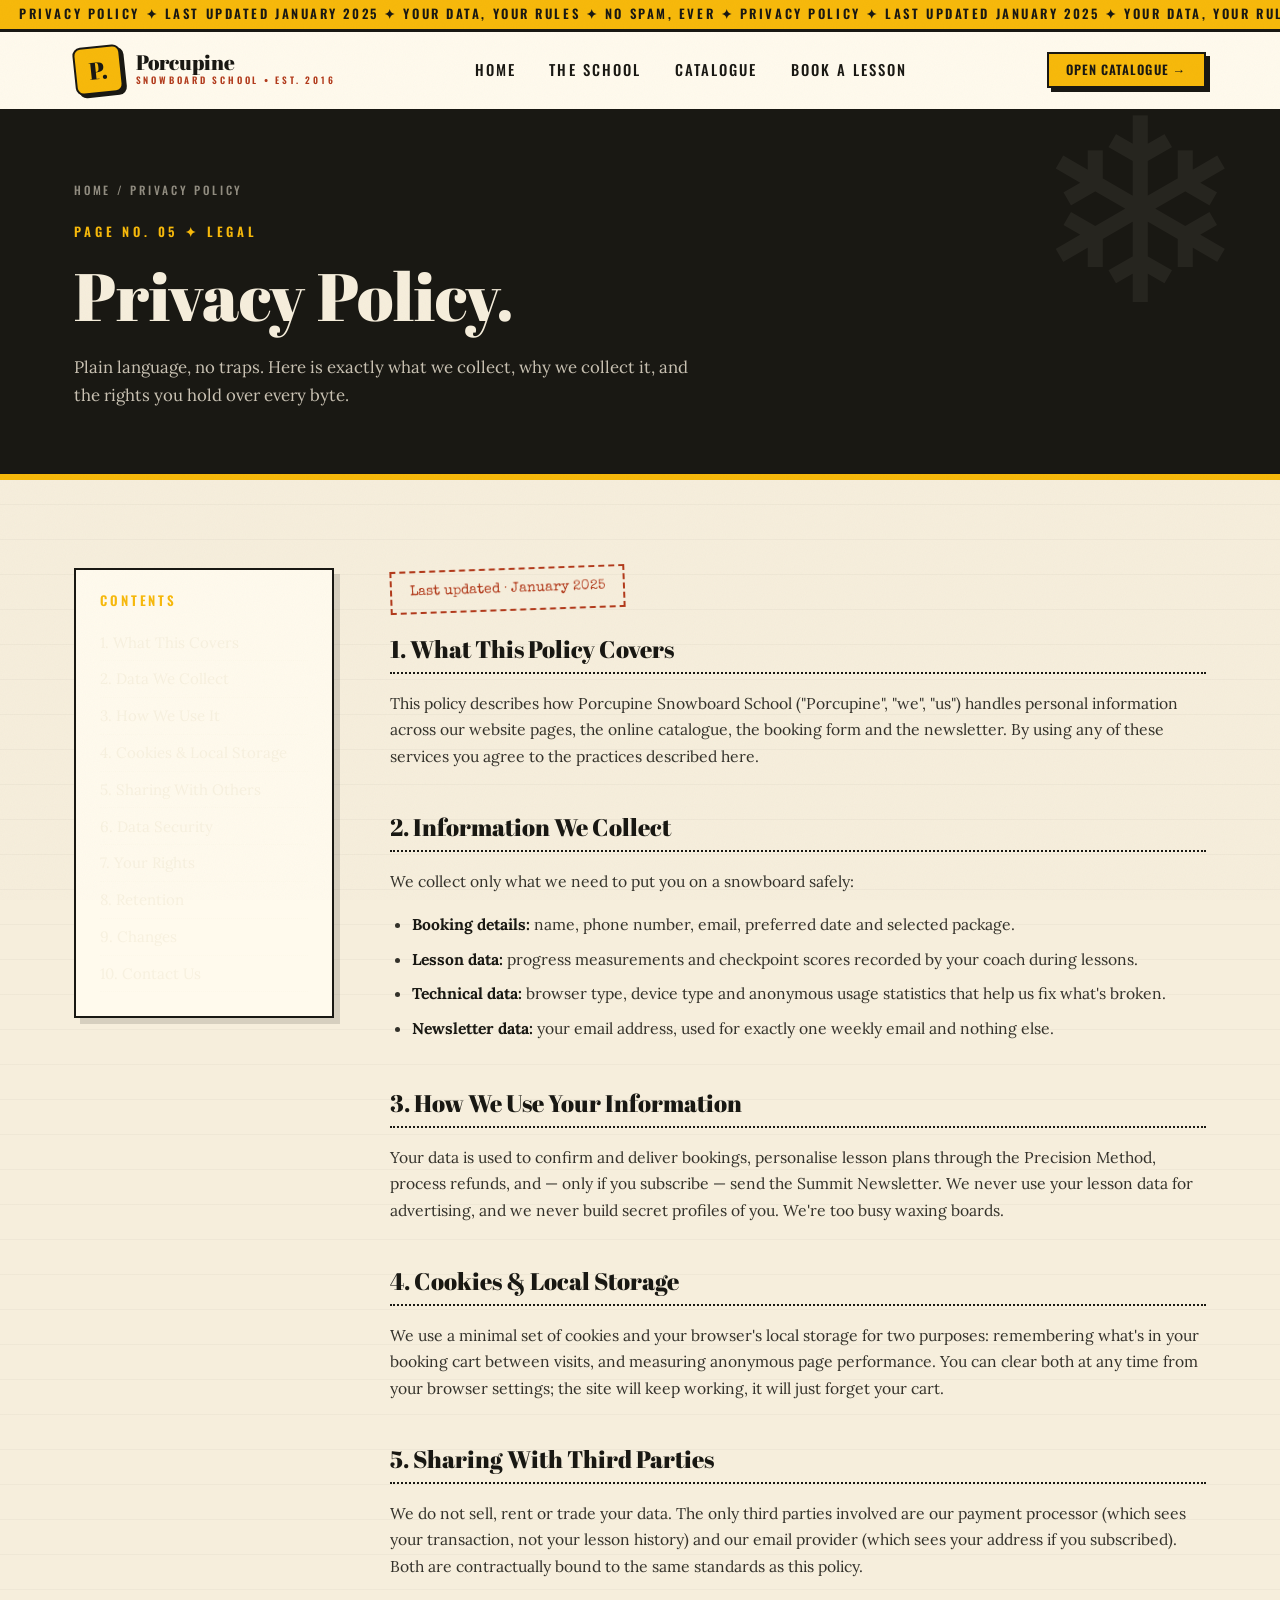
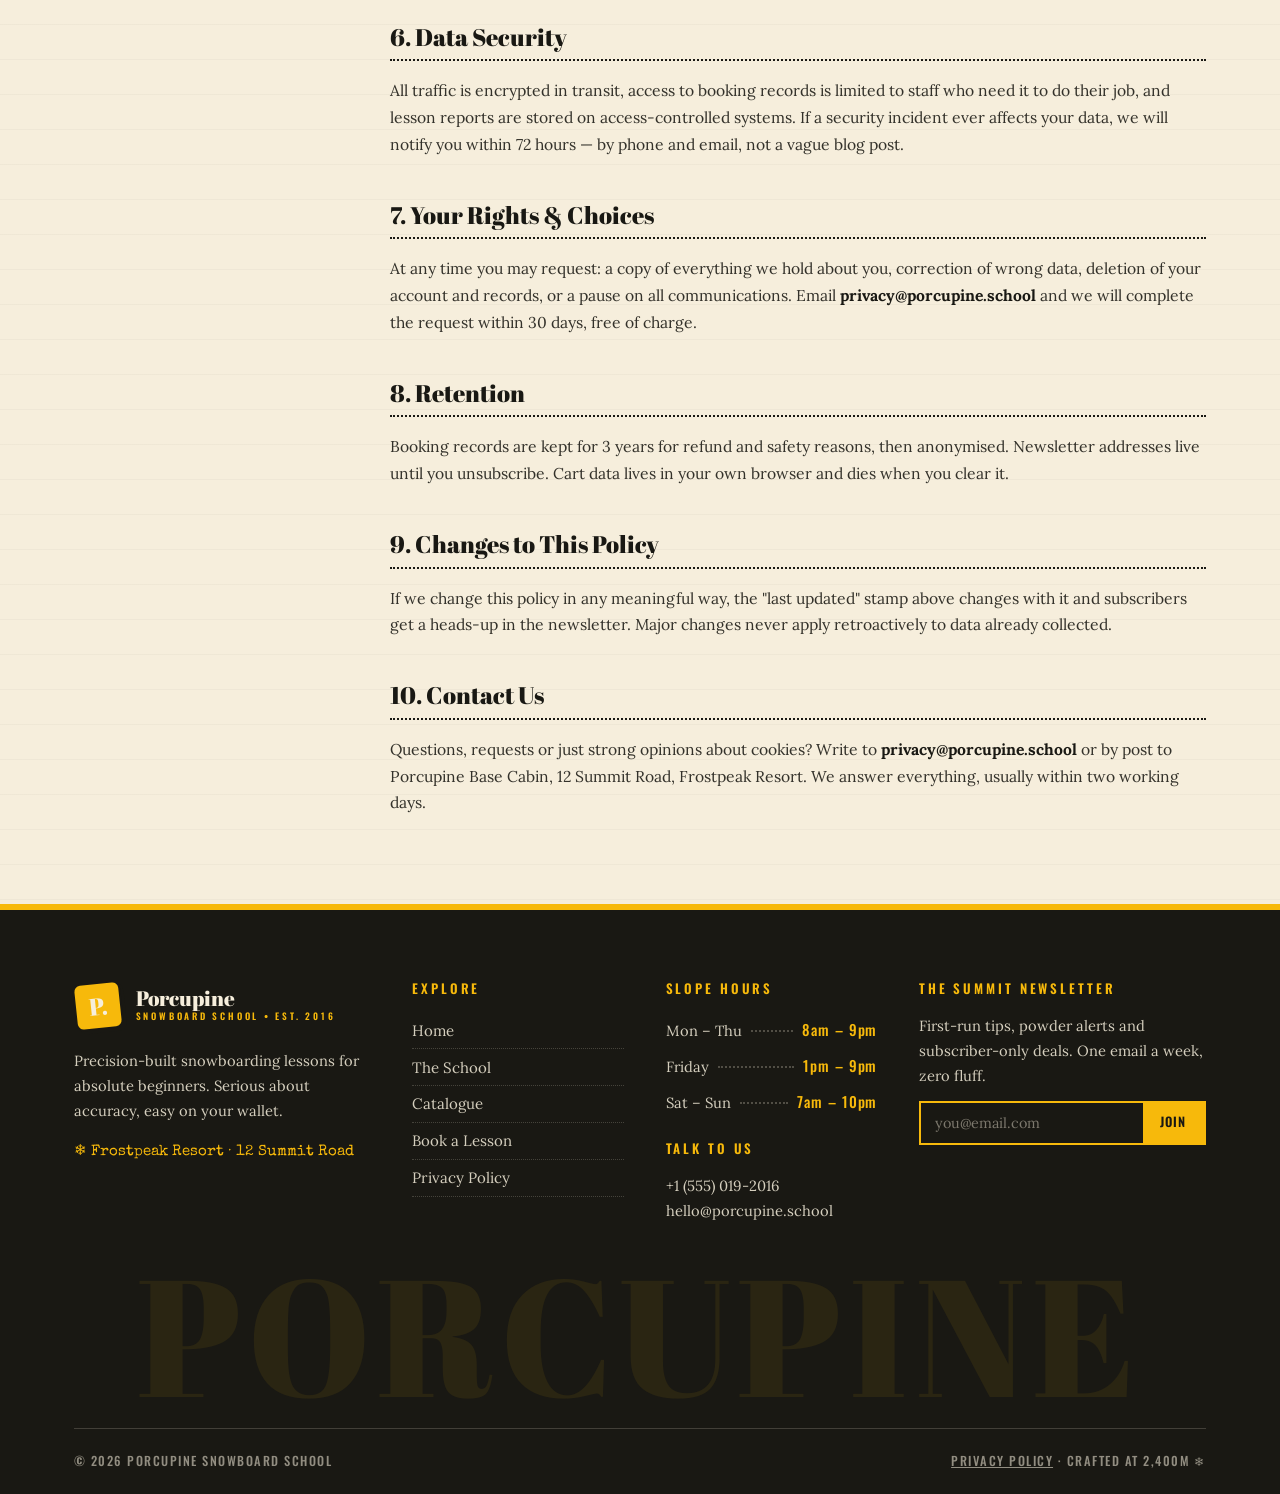
<file: privacy.html>
<!DOCTYPE html>
<html lang="en" dir="ltr">
<head>
<meta charset="UTF-8">
<meta name="viewport" content="width=device-width, initial-scale=1.0">
<title>Privacy Policy | Porcupine Snowboard School</title>
<meta name="description" content="How Porcupine Snowboard School collects, uses and protects your personal data.">
<link rel="preconnect" href="https://fonts.googleapis.com">
<link rel="preconnect" href="https://fonts.gstatic.com" crossorigin>
<link href="https://fonts.googleapis.com/css2?family=Abril+Fatface&family=Oswald:wght@400;500;600;700&family=Lora:ital,wght@0,400;0,600;1,400&family=Special+Elite&display=swap" rel="stylesheet">
<link rel="stylesheet" href="css/styles.css">
</head>
<body class="page-privacy">
<div class="grain" aria-hidden="true"></div>

<div class="ticker" aria-hidden="true">
<div class="ticker-track">
<span>Privacy Policy ✦ Last updated January 2025 ✦ Your data, your rules ✦ No spam, ever ✦ Privacy Policy ✦ Last updated January 2025 ✦ Your data, your rules ✦ No spam, ever ✦</span>
<span>Privacy Policy ✦ Last updated January 2025 ✦ Your data, your rules ✦ No spam, ever ✦ Privacy Policy ✦ Last updated January 2025 ✦ Your data, your rules ✦ No spam, ever ✦</span>
</div>
</div>

<header class="site-head" id="siteHead">
<div class="head-inner container">
<a class="brand" href="index.html">
<span class="brand-stamp">P.</span>
<span class="brand-txt">Porcupine<small>Snowboard School • Est. 2016</small></span>
</a>
<nav class="nav" id="nav">
<a href="index.html">Home</a>
<a href="about.html">The School</a>
<a href="shop.html">Catalogue</a>
<a href="contact.html">Book a Lesson</a>
</nav>
<div class="head-actions">
<a href="shop.html" class="btn btn-sm">Open Catalogue →</a>
<button class="nav-burger" id="navBurger" aria-label="Menu" aria-expanded="false"><span></span><span></span><span></span></button>
</div>
</div>
</header>

<main>

<section class="page-hero">
<div class="container">
<p class="crumb">Home / Privacy Policy</p>
<span class="sec-kicker sec-kicker-gold">Page No. 05 ✦ Legal</span>
<h1>Privacy Policy.</h1>
<p class="page-sub">Plain language, no traps. Here is exactly what we collect, why we collect it, and the rights you hold over every byte.</p>
</div>
</section>

<section class="section">
<div class="container legal-grid">

<aside class="toc">
<h4 class="foot-h foot-h-dark">Contents</h4>
<nav class="foot-links toc-links">
<a href="#s1">1. What This Covers</a>
<a href="#s2">2. Data We Collect</a>
<a href="#s3">3. How We Use It</a>
<a href="#s4">4. Cookies &amp; Local Storage</a>
<a href="#s5">5. Sharing With Others</a>
<a href="#s6">6. Data Security</a>
<a href="#s7">7. Your Rights</a>
<a href="#s8">8. Retention</a>
<a href="#s9">9. Changes</a>
<a href="#s10">10. Contact Us</a>
</nav>
</aside>

<article class="legal-body">
<span class="updated-stamp">Last updated · January 2025</span>

<h2 id="s1">1. What This Policy Covers</h2>
<p>This policy describes how Porcupine Snowboard School ("Porcupine", "we", "us") handles personal information across our website pages, the online catalogue, the booking form and the newsletter. By using any of these services you agree to the practices described here.</p>

<h2 id="s2">2. Information We Collect</h2>
<p>We collect only what we need to put you on a snowboard safely:</p>
<ul>
<li><strong>Booking details:</strong> name, phone number, email, preferred date and selected package.</li>
<li><strong>Lesson data:</strong> progress measurements and checkpoint scores recorded by your coach during lessons.</li>
<li><strong>Technical data:</strong> browser type, device type and anonymous usage statistics that help us fix what's broken.</li>
<li><strong>Newsletter data:</strong> your email address, used for exactly one weekly email and nothing else.</li>
</ul>

<h2 id="s3">3. How We Use Your Information</h2>
<p>Your data is used to confirm and deliver bookings, personalise lesson plans through the Precision Method, process refunds, and — only if you subscribe — send the Summit Newsletter. We never use your lesson data for advertising, and we never build secret profiles of you. We're too busy waxing boards.</p>

<h2 id="s4">4. Cookies &amp; Local Storage</h2>
<p>We use a minimal set of cookies and your browser's local storage for two purposes: remembering what's in your booking cart between visits, and measuring anonymous page performance. You can clear both at any time from your browser settings; the site will keep working, it will just forget your cart.</p>

<h2 id="s5">5. Sharing With Third Parties</h2>
<p>We do not sell, rent or trade your data. The only third parties involved are our payment processor (which sees your transaction, not your lesson history) and our email provider (which sees your address if you subscribed). Both are contractually bound to the same standards as this policy.</p>

<h2 id="s6">6. Data Security</h2>
<p>All traffic is encrypted in transit, access to booking records is limited to staff who need it to do their job, and lesson reports are stored on access-controlled systems. If a security incident ever affects your data, we will notify you within 72 hours — by phone and email, not a vague blog post.</p>

<h2 id="s7">7. Your Rights &amp; Choices</h2>
<p>At any time you may request: a copy of everything we hold about you, correction of wrong data, deletion of your account and records, or a pause on all communications. Email <strong>privacy@porcupine.school</strong> and we will complete the request within 30 days, free of charge.</p>

<h2 id="s8">8. Retention</h2>
<p>Booking records are kept for 3 years for refund and safety reasons, then anonymised. Newsletter addresses live until you unsubscribe. Cart data lives in your own browser and dies when you clear it.</p>

<h2 id="s9">9. Changes to This Policy</h2>
<p>If we change this policy in any meaningful way, the "last updated" stamp above changes with it and subscribers get a heads-up in the newsletter. Major changes never apply retroactively to data already collected.</p>

<h2 id="s10">10. Contact Us</h2>
<p>Questions, requests or just strong opinions about cookies? Write to <strong>privacy@porcupine.school</strong> or by post to Porcupine Base Cabin, 12 Summit Road, Frostpeak Resort. We answer everything, usually within two working days.</p>
</article>

</div>
</section>

</main>

<footer class="site-foot">
<div class="container">
<div class="foot-grid">
<div class="foot-brand">
<a class="brand brand-light" href="index.html">
<span class="brand-stamp">P.</span>
<span class="brand-txt">Porcupine<small>Snowboard School • Est. 2016</small></span>
</a>
<p>Precision-built snowboarding lessons for absolute beginners. Serious about accuracy, easy on your wallet.</p>
<p class="foot-tag">❄ Frostpeak Resort · 12 Summit Road</p>
</div>
<div>
<h4 class="foot-h">Explore</h4>
<nav class="foot-links">
<a href="index.html">Home</a>
<a href="about.html">The School</a>
<a href="shop.html">Catalogue</a>
<a href="contact.html">Book a Lesson</a>
<a href="privacy.html">Privacy Policy</a>
</nav>
</div>
<div>
<h4 class="foot-h">Slope Hours</h4>
<ul class="hours">
<li><span>Mon – Thu</span><i></i><strong>8am – 9pm</strong></li>
<li><span>Friday</span><i></i><strong>1pm – 9pm</strong></li>
<li><span>Sat – Sun</span><i></i><strong>7am – 10pm</strong></li>
</ul>
<h4 class="foot-h">Talk to Us</h4>
<p>+1 (555) 019-2016<br>hello@porcupine.school</p>
</div>
<div>
<h4 class="foot-h">The Summit Newsletter</h4>
<p>First-run tips, powder alerts and subscriber-only deals. One email a week, zero fluff.</p>
<form class="nl-form">
<input type="email" placeholder="you@email.com" required aria-label="Email address">
<button class="btn btn-sm" type="submit">Join</button>
</form>
</div>
</div>
<div class="foot-word" aria-hidden="true">PORCUPINE</div>
<div class="foot-bottom">
<span>© <span id="year">2025</span> Porcupine Snowboard School</span>
<span><a href="privacy.html">Privacy Policy</a> · Crafted at 2,400m ❄</span>
</div>
</div>
</footer>

<button class="top-btn" id="backTop" aria-label="Back to top">↑</button>
<script src="js/script.js"></script>
</body>
</html>
</file>
<file: css/styles.css>
@charset "UTF-8";

:root{
--yellow:#F7B90B;
--yellow-deep:#DDA000;
--ink:#191813;
--ink-2:#33312A;
--paper:#F6EEDC;
--cream:#FFFAED;
--pine:#1E3A2B;
--rust:#B23A1B;
--ff-display:'Abril Fatface',serif;
--ff-label:'Oswald',sans-serif;
--ff-body:'Lora',serif;
--ff-type:'Special Elite',monospace;
--shadow:8px 8px 0 rgba(25,24,19,.16);
}

*{box-sizing:border-box;margin:0;padding:0}
html{scroll-behavior:smooth}
body{
font-family:var(--ff-body);
background-color:var(--paper);
background-image:repeating-linear-gradient(0deg,transparent 0 34px,rgba(25,24,19,.03) 34px 35px);
color:var(--ink);
font-size:17px;
line-height:1.7;
overflow-x:hidden;
}
img{max-width:100%}
h1,h2,h3,h4{line-height:1.2}
.container{max-width:1180px;margin-inline:auto;padding-inline:24px}
.grain{
position:fixed;inset:0;z-index:300;pointer-events:none;opacity:.06;mix-blend-mode:multiply;
background-image:url("data:image/svg+xml,%3Csvg xmlns='http://www.w3.org/2000/svg' width='160' height='160'%3E%3Cfilter id='n'%3E%3CfeTurbulence type='fractalNoise' baseFrequency='.9' numOctaves='2'/%3E%3C/filter%3E%3Crect width='100%25' height='100%25' filter='url(%23n)' opacity='.6'/%3E%3C/svg%3E");
}

.btn{
display:inline-flex;align-items:center;justify-content:center;gap:.55rem;
background:var(--yellow);color:var(--ink);border:2px solid var(--ink);
padding:.9rem 1.7rem;font:600 .95rem/1 var(--ff-label);letter-spacing:.08em;text-transform:uppercase;
text-decoration:none;cursor:pointer;box-shadow:5px 5px 0 var(--ink);
transition:transform .18s ease,box-shadow .18s ease;
}
.btn:hover{transform:translate(-3px,-3px);box-shadow:8px 8px 0 var(--ink)}
.btn:active{transform:translate(0,0);box-shadow:3px 3px 0 var(--ink)}
.btn-ink{background:var(--ink);color:var(--yellow)}
.btn-ghost{background:transparent}
.btn-light{color:var(--paper);border-color:var(--paper);box-shadow:5px 5px 0 rgba(246,238,220,.9)}
.btn-light:hover{box-shadow:8px 8px 0 rgba(246,238,220,.9)}
.btn-sm{padding:.6rem 1.1rem;font-size:.8rem;box-shadow:4px 4px 0 var(--ink)}
.btn-block{width:100%}

.ticker{background:var(--yellow);border-bottom:3px solid var(--ink);overflow:hidden}
.ticker-track{display:flex;width:max-content;animation:tick 30s linear infinite}
.ticker-track span{
white-space:nowrap;padding:.5rem 1.2rem;
font:600 .8rem/1 var(--ff-label);letter-spacing:.2em;text-transform:uppercase;
}
@keyframes tick{to{transform:translateX(-50%)}}

.site-head{position:sticky;top:0;z-index:100;background:var(--cream);border-bottom:3px solid var(--ink);transition:box-shadow .3s}
.site-head.scrolled{box-shadow:0 10px 24px rgba(25,24,19,.14)}
.head-inner{display:flex;align-items:center;justify-content:space-between;gap:1.5rem;padding-block:.9rem}
.brand{display:flex;align-items:center;gap:.85rem;text-decoration:none;color:var(--ink)}
.brand-stamp{
width:48px;height:48px;flex:0 0 48px;display:grid;place-items:center;
background:var(--yellow);border:2px solid var(--ink);border-radius:8px;
font-family:var(--ff-display);font-size:1.5rem;transform:rotate(-6deg);
box-shadow:3px 3px 0 var(--ink);transition:transform .25s;
}
.brand:hover .brand-stamp{transform:rotate(4deg) scale(1.05)}
.brand-txt{font-family:var(--ff-display);font-size:1.3rem;line-height:1}
.brand-txt small{display:block;font:600 .58rem/1.6 var(--ff-label);letter-spacing:.3em;text-transform:uppercase;color:var(--rust)}
.nav{display:flex;align-items:center;gap:1.9rem}
.nav a{
font:500 .92rem/1 var(--ff-label);letter-spacing:.14em;text-transform:uppercase;
color:var(--ink);text-decoration:none;padding:.5rem .1rem;
border-bottom:2px dotted transparent;transition:border-color .2s,color .2s;
}
.nav a:hover{border-bottom-color:var(--ink)}
.nav a.active{border-bottom-color:var(--rust);color:var(--rust)}
.head-actions{display:flex;align-items:center;gap:1rem}
.nav-burger{display:none;flex-direction:column;gap:5px;background:none;border:2px solid var(--ink);padding:11px 9px;cursor:pointer}
.nav-burger span{width:22px;height:2px;background:var(--ink);transition:transform .3s,opacity .3s}
body.nav-open .nav-burger span:nth-child(1){transform:translateY(7px) rotate(45deg)}
body.nav-open .nav-burger span:nth-child(2){opacity:0}
body.nav-open .nav-burger span:nth-child(3){transform:translateY(-7px) rotate(-45deg)}

.hero{position:relative;overflow:hidden;padding-top:4.5rem}
.hero::before{
content:'';position:absolute;top:-180px;inset-inline-start:-180px;width:560px;height:560px;border-radius:50%;
background:radial-gradient(circle,rgba(247,185,11,.35),transparent 65%);
}
.hero-inner{position:relative;z-index:1;display:grid;grid-template-columns:1.05fr .95fr;gap:3.5rem;align-items:center;padding-bottom:7rem}
.hero-est{font-family:var(--ff-type);font-size:.85rem;letter-spacing:.14em;color:var(--rust)}
.hero-title{font-family:var(--ff-display);font-weight:400;font-size:clamp(2.6rem,5.8vw,4.5rem);line-height:1.05;margin:.7rem 0 1.2rem}
.hero-sub{max-width:33rem;font-size:1.05rem;color:var(--ink-2)}
.hero-cta{margin:1.9rem 0 1.5rem}
.hero-cta.mask>span{display:flex;flex-wrap:wrap;gap:1rem}
.hero-points{display:flex;flex-wrap:wrap;gap:.6rem 1.7rem;list-style:none;font:600 .8rem/1 var(--ff-label);letter-spacing:.08em;text-transform:uppercase}
.hero-points li::before{content:'✦';color:var(--rust);margin-inline-end:.55rem}
.hero-fig{position:relative;margin:0}
.rays{
position:absolute;inset:-24%;z-index:0;border-radius:50%;opacity:.4;
background:repeating-conic-gradient(from 0deg at 50% 50%,var(--yellow) 0 9deg,transparent 9deg 22deg);
-webkit-mask:radial-gradient(circle,#000 26%,transparent 66%);
mask:radial-gradient(circle,#000 26%,transparent 66%);
animation:spin 90s linear infinite;
}
@keyframes spin{to{transform:rotate(360deg)}}
.hero-frame{
position:relative;z-index:1;border:3px solid var(--ink);background:var(--cream);padding:12px;
box-shadow:0 0 0 8px var(--cream),0 0 0 11px var(--ink),18px 18px 0 rgba(25,24,19,.18);
}
.hero-frame img{height:min(540px,56vw)}
.price-stamp{
position:absolute;z-index:2;top:-26px;inset-inline-end:-14px;width:122px;height:122px;border-radius:50%;
background:var(--yellow);border:2px solid var(--ink);outline:2px dashed var(--ink);outline-offset:-9px;
display:grid;place-items:center;text-align:center;
font:600 .68rem/1.5 var(--ff-label);letter-spacing:.12em;text-transform:uppercase;
transform:rotate(10deg);animation:bob 5s ease-in-out infinite;
}
.price-stamp strong{display:block;font-family:var(--ff-display);font-size:2.1rem;line-height:1}
@keyframes bob{0%,100%{transform:rotate(10deg) translateY(0)}50%{transform:rotate(6deg) translateY(-9px)}}
.hero-cap{position:absolute;bottom:-2.6rem;inset-inline-start:0;font-family:var(--ff-type);font-size:.8rem;color:var(--ink-2)}
.hero-mountains{position:absolute;bottom:-2px;left:0;width:100%;height:110px;z-index:0}

.kb{overflow:hidden}
.kb img{width:100%;display:block;object-fit:cover;animation:kb 16s ease-in-out infinite alternate}
@keyframes kb{from{transform:scale(1) translate(0,0)}to{transform:scale(1.09) translate(-1.5%,1.5%)}}

.band{border-block:3px solid var(--ink)}
.band-ink{background:var(--ink);color:var(--yellow)}
.marquee{overflow:hidden;padding:.95rem 0}
.marquee-track{display:flex;width:max-content;gap:3rem;animation:tick 38s linear infinite;font:500 .95rem/1 var(--ff-label);letter-spacing:.26em;text-transform:uppercase}
.marquee-track span{white-space:nowrap}

.section{padding:5.5rem 0}
.section-paper{background:var(--cream);border-block:3px solid var(--ink)}
.sec-head{text-align:center;margin-bottom:3.2rem}
.sec-head-start{text-align:start;margin-bottom:2.4rem}
.sec-kicker{font:600 .8rem/1 var(--ff-label);letter-spacing:.3em;text-transform:uppercase;color:var(--rust)}
.sec-kicker-ink{color:var(--ink)}
.sec-kicker-gold{color:var(--yellow)}
.sec-title{font-family:var(--ff-display);font-weight:400;font-size:clamp(2rem,4.2vw,3.1rem);margin:.5rem 0 .9rem}
.sec-rule{display:flex;align-items:center;justify-content:center;gap:.9rem;color:var(--rust);font-size:1rem}
.sec-rule span{width:70px;height:2px;background:repeating-linear-gradient(90deg,var(--ink) 0 6px,transparent 6px 10px)}
.sec-rule-start{justify-content:flex-start}

.brief-grid{display:grid;grid-template-columns:1.1fr .9fr;gap:3.5rem;align-items:center}
.lead{font-size:1.28rem;font-weight:600;line-height:1.55;margin-bottom:1rem}
.brief-txt p+p{margin-bottom:0}
.ledger{list-style:none;margin:1.8rem 0;padding:1.3rem 1.6rem;border:2px solid var(--ink);background:var(--cream);box-shadow:var(--shadow)}
.ledger li{display:flex;align-items:baseline;gap:.7rem;padding:.45rem 0;font-size:.97rem}
.ledger .dots{flex:1;border-bottom:2px dotted rgba(25,24,19,.35);transform:translateY(-4px)}
.ledger strong{font-family:var(--ff-label);letter-spacing:.05em}
.txt-link{
display:inline-block;font:600 .85rem/1 var(--ff-label);letter-spacing:.14em;text-transform:uppercase;
color:var(--rust);text-decoration:none;border-bottom:2px solid var(--rust);padding-bottom:3px;transition:.2s;
}
.txt-link:hover{background:var(--yellow);color:var(--ink);border-color:var(--ink);padding-inline:.4rem}
.brief-fig{position:relative;margin:0;border:2px solid var(--ink);background:#fff;padding:10px;box-shadow:var(--shadow);transform:rotate(2deg)}
.brief-fig .kb-fixed{height:320px}
.brief-fig figcaption{font-family:var(--ff-type);font-size:.8rem;text-align:center;padding-top:.7rem}
.tape{position:absolute;top:-13px;width:96px;height:26px;background:rgba(247,185,11,.7);border:1px solid rgba(25,24,19,.25);z-index:2}
.tape-a{inset-inline-start:-24px;transform:rotate(-35deg)}
.tape-b{inset-inline-end:-24px;transform:rotate(35deg)}
.kb-fixed{overflow:hidden}
.kb-fixed img{height:100%}

.values-grid{display:grid;grid-template-columns:repeat(4,1fr);gap:1.4rem}
.value{position:relative;background:var(--cream);border:2px solid var(--ink);padding:2rem 1.6rem 1.8rem;box-shadow:var(--shadow);transition:transform .25s}
.value:hover{transform:translateY(-6px) rotate(-.5deg)}
.value-num{position:absolute;top:.8rem;inset-inline-end:1rem;font-family:var(--ff-type);font-size:.8rem;color:var(--rust)}
.value-ic{width:52px;height:52px;border-radius:50%;background:var(--yellow);border:2px solid var(--ink);display:grid;place-items:center;color:var(--ink);margin-bottom:1.1rem}
.value h3{font-family:var(--ff-display);font-weight:400;font-size:1.32rem;margin-bottom:.7rem}
.value p{font-size:.94rem;color:var(--ink-2)}
.value-hero{grid-column:span 2;grid-row:span 2;background:var(--pine);color:var(--paper);display:flex;flex-direction:column;justify-content:center;padding:2.6rem}
.value-hero .value-num{color:var(--yellow)}
.value-hero h3{font-size:2.2rem}
.value-hero p{color:rgba(246,238,220,.85);font-size:1.02rem;max-width:34rem}
.gauge{width:150px;margin-bottom:1.2rem}
.needle{transform-origin:60px 65px;animation:needle 2.8s ease-in-out infinite alternate}
@keyframes needle{from{transform:rotate(-16deg)}to{transform:rotate(12deg)}}

.stats{background:var(--ink);color:var(--paper);padding:4rem 0;border-block:3px solid var(--ink)}
.stats-grid{display:grid;grid-template-columns:repeat(4,1fr);gap:2rem;text-align:center}
.stat{padding-inline:1rem;border-inline-start:1px dashed rgba(246,238,220,.25)}
.stat:first-child{border-inline-start:0}
.stat-num{display:block;font-family:var(--ff-display);font-size:clamp(2.4rem,4vw,3.5rem);color:var(--yellow);line-height:1}
.stat-label{display:block;margin-top:.7rem;font:500 .76rem/1.5 var(--ff-label);letter-spacing:.16em;text-transform:uppercase;color:rgba(246,238,220,.75)}

.programs{display:grid;grid-template-columns:repeat(3,1fr);gap:1.7rem}
.ticket{display:flex;flex-direction:column;background:var(--cream);border:2px solid var(--ink);box-shadow:var(--shadow);transition:transform .25s}
.ticket:hover{transform:translateY(-6px)}
.ticket-body{flex:1;padding:1.8rem 1.7rem 1.4rem}
.ticket-tag{font-family:var(--ff-type);font-size:.72rem;letter-spacing:.14em;text-transform:uppercase;color:var(--rust)}
.ticket h3{font-family:var(--ff-display);font-weight:400;font-size:1.45rem;margin:.5rem 0 .9rem}
.ticket ul{list-style:none}
.ticket ul li{padding:.4rem 0;font-size:.93rem;border-bottom:1px dashed rgba(25,24,19,.18)}
.ticket ul li:last-child{border-bottom:0}
.ticket ul li::before{content:'✓';color:var(--pine);font-weight:700;margin-inline-end:.55rem}
.ticket-stub{position:relative;border-top:2px dashed var(--ink);padding:1.2rem 1.7rem;display:flex;align-items:center;justify-content:space-between;gap:1rem}
.ticket-stub::before,.ticket-stub::after{
content:'';position:absolute;top:-12px;width:20px;height:20px;border-radius:50%;
background:var(--paper);border:2px solid var(--ink);
}
.ticket-stub::before{inset-inline-start:-12px}
.ticket-stub::after{inset-inline-end:-12px}
.ticket-price{font-family:var(--ff-display);font-size:2rem}

.cta-band{background:var(--yellow);border-block:3px solid var(--ink);padding:4.5rem 0}
.band-pine{background:var(--pine);color:var(--paper)}
.cta-inner{display:flex;align-items:center;justify-content:space-between;gap:3rem;flex-wrap:wrap}
.cta-txt h2{font-family:var(--ff-display);font-weight:400;font-size:clamp(1.9rem,3.6vw,2.9rem);margin:.5rem 0 .8rem}
.cta-txt p{max-width:32rem}
.cta-txt-light p{color:rgba(246,238,220,.85)}
.cta-btns{display:flex;flex-wrap:wrap;gap:1rem}
.cta-ticket{
display:flex;align-items:stretch;background:var(--cream);color:var(--ink);
border:3px solid var(--ink);box-shadow:10px 10px 0 var(--ink);text-decoration:none;transition:.2s;
}
.cta-ticket:hover{transform:translate(-4px,-4px);box-shadow:14px 14px 0 var(--ink)}
.cta-stub{display:flex;flex-direction:column;justify-content:center;gap:.3rem;background:var(--ink);color:var(--yellow);padding:1.4rem 1.8rem;text-align:center}
.cta-stub strong{font:600 1rem/1.4 var(--ff-label);letter-spacing:.12em;text-transform:uppercase}
.cta-stub em{font-style:normal;font-size:1.7rem}
.cta-perf{border-inline-start:3px dashed var(--ink)}
.cta-main{display:flex;flex-direction:column;justify-content:center;gap:.55rem;padding:1.2rem 1.8rem}
.barcode{width:130px;height:34px;background:repeating-linear-gradient(90deg,var(--ink) 0 2px,transparent 2px 4px,var(--ink) 4px 7px,transparent 7px 9px)}
.cta-no{font-family:var(--ff-type);font-size:.7rem;letter-spacing:.2em}

.postcards{display:grid;grid-template-columns:repeat(3,1fr);gap:2.4rem 1.8rem}
.pcard{
margin:0;background:#fff;border:1px solid rgba(25,24,19,.2);padding:10px 10px 12px;
box-shadow:0 14px 26px rgba(25,24,19,.15);transform:rotate(var(--r,0deg));transition:transform .3s;
}
.pcard:nth-child(1){--r:-3deg}
.pcard:nth-child(2){--r:2.5deg}
.pcard:nth-child(3){--r:-1.5deg}
.pcard:nth-child(4){--r:3deg}
.pcard:nth-child(5){--r:-2deg}
.pcard:nth-child(6){--r:1.5deg}
.pcard:hover{transform:rotate(0deg) translateY(-8px) scale(1.02);z-index:2}
.pcard .kb-fixed{height:210px}
.pcard figcaption{font-family:var(--ff-type);font-size:.78rem;text-align:center;padding-top:.7rem}

.letters{display:grid;grid-template-columns:repeat(3,1fr);gap:2rem}
.letter{position:relative;background:var(--cream);border:2px solid var(--ink);padding:2.3rem 1.8rem 1.6rem;box-shadow:var(--shadow);font-size:.97rem}
.letter:nth-child(2){transform:rotate(.7deg)}
.letter:nth-child(3){transform:rotate(-.6deg)}
.letter blockquote q{quotes:'“' '”';font-style:italic}
.letter footer{margin-top:1.3rem;display:flex;justify-content:space-between;gap:1rem;font:600 .76rem/1 var(--ff-label);letter-spacing:.14em;text-transform:uppercase}
.stars{color:var(--rust);letter-spacing:.2em}
.postmark{
position:absolute;top:-20px;inset-inline-end:16px;width:78px;height:78px;border:2px solid var(--rust);border-radius:50%;
display:grid;place-items:center;text-align:center;background:var(--cream);
font-family:var(--ff-type);font-size:.56rem;letter-spacing:.08em;line-height:1.4;color:var(--rust);transform:rotate(12deg);
}

.faq{max-width:780px;margin-inline:auto;display:grid;gap:1rem}
.faq-item{border:2px solid var(--ink);background:var(--cream)}
.faq-q{
width:100%;display:flex;justify-content:space-between;align-items:center;gap:1rem;text-align:start;
background:none;border:0;cursor:pointer;color:var(--ink);
font:600 1rem/1.4 var(--ff-label);letter-spacing:.05em;text-transform:uppercase;padding:1.1rem 1.4rem;
}
.faq-ic{font-size:1.5rem;font-family:var(--ff-body);color:var(--rust);transition:transform .3s}
.faq-item.open .faq-ic{transform:rotate(45deg)}
.faq-a{max-height:0;overflow:hidden;transition:max-height .4s ease}
.faq-a p{padding:0 1.4rem 1.3rem;font-size:.96rem;color:var(--ink-2)}

.page-hero{position:relative;overflow:hidden;background:var(--ink);color:var(--paper);padding:4.5rem 0 4rem;border-bottom:6px solid var(--yellow)}
.page-hero::after{content:'❄';position:absolute;top:-2rem;inset-inline-end:2rem;font-size:16rem;opacity:.06;line-height:1}
.crumb{font:500 .72rem/1 var(--ff-label);letter-spacing:.24em;text-transform:uppercase;color:rgba(246,238,220,.55);margin-bottom:1.4rem}
.page-hero h1{font-family:var(--ff-display);font-weight:400;font-size:clamp(2.6rem,5.5vw,4.2rem);margin:.6rem 0 1rem}
.page-sub{max-width:40rem;font-size:1.05rem;color:rgba(246,238,220,.8)}

.about-grid{display:grid;grid-template-columns:360px 1fr;gap:4rem;align-items:start}
.sticky-col{position:sticky;top:110px;display:grid;gap:1.6rem}
.mini-poster{
background:var(--yellow);border:3px solid var(--ink);box-shadow:10px 10px 0 var(--ink);
padding:2.4rem 1.8rem;text-align:center;display:grid;gap:1rem;transform:rotate(-1.5deg);
}
.mini-est{font-family:var(--ff-type);font-size:.75rem;letter-spacing:.2em;text-transform:uppercase}
.mini-word{font-family:var(--ff-display);font-size:2.3rem;line-height:1}
.mini-rule{color:var(--ink);letter-spacing:.6em;font-size:.7rem}
.mini-quote{font-style:italic;font-size:.95rem;line-height:1.6}
.sub-title{font-family:var(--ff-display);font-weight:400;font-size:1.9rem;margin:3rem 0 1.2rem}
.timeline{list-style:none;margin:1rem 0 0;padding-inline-start:1.8rem;border-inline-start:3px solid var(--ink);display:grid;gap:1.7rem}
.timeline li{position:relative}
.timeline li::before{
content:'';position:absolute;top:.45rem;inset-inline-start:calc(-1.8rem - 9px);
width:14px;height:14px;border-radius:50%;background:var(--yellow);border:2px solid var(--ink);
}
.tl-year{display:block;font-family:var(--ff-display);font-size:1.3rem;color:var(--rust)}
.timeline p{font-size:.98rem;color:var(--ink-2)}

.steps{display:grid;grid-template-columns:repeat(4,1fr);gap:1.7rem}
.step{border-top:3px solid var(--ink);padding-top:1.3rem}
.step-num{display:block;font-family:var(--ff-display);font-size:3rem;line-height:1;margin-bottom:.7rem;color:transparent;-webkit-text-stroke:2px var(--ink)}
.step h3{font-family:var(--ff-display);font-weight:400;font-size:1.35rem;margin-bottom:.6rem}
.step p{font-size:.92rem;color:var(--ink-2)}

.coaches{display:grid;grid-template-columns:repeat(4,1fr);gap:1.7rem}
.coach{background:var(--cream);border:2px solid var(--ink);box-shadow:var(--shadow);transition:transform .25s}
.coach:hover{transform:translateY(-6px) rotate(.5deg)}
.coach-img{height:240px;border-bottom:3px solid var(--ink)}
.coach-body{padding:1.25rem}
.coach-body h3{font-family:var(--ff-display);font-weight:400;font-size:1.25rem}
.coach-role{display:block;font:600 .7rem/1 var(--ff-label);letter-spacing:.2em;text-transform:uppercase;color:var(--rust);margin:.35rem 0 .7rem}
.coach-body p{font-size:.86rem;color:var(--ink-2)}
.coach-stat{margin-top:.9rem;padding-top:.8rem;border-top:1px dashed rgba(25,24,19,.3);display:flex;justify-content:space-between;font:600 .72rem/1 var(--ff-label);letter-spacing:.12em;text-transform:uppercase}
.certs{display:flex;flex-wrap:wrap;justify-content:center;gap:1rem;margin-top:3.2rem}
.cert{border:2px dashed var(--ink);background:var(--cream);padding:.7rem 1.3rem;font:600 .74rem/1 var(--ff-label);letter-spacing:.16em;text-transform:uppercase}
.cert:nth-child(odd){transform:rotate(-1.5deg)}
.cert:nth-child(even){transform:rotate(1.5deg)}

.shop-tools{
display:flex;flex-wrap:wrap;align-items:center;gap:1rem;
background:var(--cream);border:2px solid var(--ink);padding:1rem 1.2rem;box-shadow:var(--shadow);margin-bottom:1.4rem;
}
.search{flex:1;min-width:220px;display:flex;align-items:center;gap:.6rem;border:2px solid var(--ink);background:var(--paper);padding:.6rem .95rem}
.search span{font-size:1.1rem}
.search input{flex:1;border:0;background:none;outline:none;font:400 .95rem var(--ff-body);color:var(--ink)}
.cats{display:flex;flex-wrap:wrap;gap:.5rem}
.cat-btn{
font:600 .76rem/1 var(--ff-label);letter-spacing:.1em;text-transform:uppercase;
padding:.6rem 1rem;border:2px solid var(--ink);background:var(--paper);cursor:pointer;transition:.18s;
}
.cat-btn:hover,.cat-btn.active{background:var(--yellow);transform:translate(-2px,-2px);box-shadow:3px 3px 0 var(--ink)}
.sort-select{border:2px solid var(--ink);background:var(--paper);font:600 .8rem var(--ff-label);letter-spacing:.06em;padding:.6rem .8rem;cursor:pointer}
.results-note{font-family:var(--ff-type);font-size:.8rem;color:var(--ink-2);margin-bottom:1.6rem}

.prods{display:grid;grid-template-columns:repeat(3,1fr);gap:1.8rem}
.prod{
display:flex;flex-direction:column;background:var(--cream);border:2px solid var(--ink);
box-shadow:var(--shadow);transition:transform .25s;animation:pop .5s both;
}
@keyframes pop{from{opacity:0;transform:translateY(16px)}to{opacity:1;transform:none}}
.prod:hover{transform:translateY(-6px)}
.prod-media{position:relative;height:200px;overflow:hidden;border-bottom:3px solid var(--ink)}
.prod-media img{width:100%;height:100%;object-fit:cover;transition:transform .6s ease}
.prod:hover .prod-media img{transform:scale(1.07)}
.prod-badge{
position:absolute;top:12px;inset-inline-start:-6px;background:var(--rust);color:var(--cream);
font:600 .64rem/1 var(--ff-label);letter-spacing:.14em;text-transform:uppercase;
padding:.4rem .85rem;border:2px solid var(--ink);transform:rotate(-2deg);
}
.prod-badge.badge-gold{background:var(--yellow);color:var(--ink)}
.prod-body{flex:1;display:flex;flex-direction:column;gap:.55rem;padding:1.3rem}
.prod-top{display:flex;justify-content:space-between;font:600 .7rem/1 var(--ff-label);letter-spacing:.14em;text-transform:uppercase}
.prod-cat{color:var(--rust)}
.prod-rate{color:var(--ink-2)}
.prod-name{font-family:var(--ff-display);font-weight:400;font-size:1.25rem;line-height:1.25}
.prod-desc{flex:1;font-size:.9rem;color:var(--ink-2)}
.prod-foot{display:flex;align-items:center;justify-content:space-between;gap:1rem;margin-top:.6rem;padding-top:1rem;border-top:2px dashed rgba(25,24,19,.25)}
.prod-price s{opacity:.5;font-size:.85rem;margin-inline-end:.5rem}
.prod-price strong{font-family:var(--ff-display);font-size:1.5rem;font-weight:400}
.no-results{grid-column:1/-1;text-align:center;font-family:var(--ff-type);padding:3rem 1rem;border:2px dashed var(--ink)}

.perks{display:grid;grid-template-columns:repeat(3,1fr);gap:1.5rem;margin-top:3.6rem}
.perk{display:flex;gap:1rem;align-items:flex-start;border:2px solid var(--ink);background:var(--cream);padding:1.3rem 1.4rem;box-shadow:6px 6px 0 rgba(25,24,19,.14)}
.perk-ic{flex:0 0 46px;width:46px;height:46px;border-radius:50%;background:var(--yellow);border:2px solid var(--ink);display:grid;place-items:center;font-size:1.2rem}
.perk h4{font:600 .85rem/1 var(--ff-label);letter-spacing:.14em;text-transform:uppercase;margin-bottom:.4rem}
.perk p{font-size:.88rem;color:var(--ink-2)}

.cart-open-btn{position:relative}
.count-bubble{
position:absolute;top:-9px;inset-inline-end:-9px;min-width:20px;height:20px;border-radius:50%;
background:var(--rust);color:var(--cream);border:2px solid var(--ink);
display:grid;place-items:center;font:600 .62rem/1 var(--ff-label);
}
.cart{
position:fixed;top:0;left:0;height:100dvh;width:min(430px,100%);z-index:120;
background:var(--cream);border-inline-end:4px solid var(--ink);
display:flex;flex-direction:column;transform:translateX(-103%);
transition:transform .45s cubic-bezier(.2,.8,.2,1);
}
body.cart-open .cart{transform:none}
.cart-head{display:flex;align-items:center;justify-content:space-between;background:var(--yellow);border-bottom:3px solid var(--ink);padding:1.1rem 1.4rem}
.cart-head h3{font-family:var(--ff-display);font-weight:400;font-size:1.4rem}
.cart-close{width:38px;height:38px;border:2px solid var(--ink);background:var(--cream);cursor:pointer;font-size:1rem}
.cart-items{flex:1;overflow-y:auto;padding:1.2rem 1.4rem;display:grid;gap:1rem;align-content:start}
.cart-item{display:grid;grid-template-columns:64px 1fr auto;gap:.9rem;align-items:center;background:var(--paper);border:2px solid var(--ink);padding:.7rem}
.ci-img{width:64px;height:64px;object-fit:cover;border:2px solid var(--ink)}
.ci-name{font:600 .84rem/1.4 var(--ff-label);letter-spacing:.04em}
.ci-price{font-size:.8rem;color:var(--ink-2)}
.qty{display:flex;align-items:center;gap:.5rem;margin-top:.4rem}
.qty button{width:26px;height:26px;border:2px solid var(--ink);background:var(--cream);cursor:pointer;font-weight:700;line-height:1}
.qty button:hover{background:var(--yellow)}
.qty span{font-family:var(--ff-label);min-width:20px;text-align:center}
.ci-del{background:none;border:0;color:var(--rust);font-size:1.05rem;cursor:pointer}
.cart-empty{grid-column:1/-1;text-align:center;font-family:var(--ff-type);padding:2.5rem 1rem;border:2px dashed var(--ink)}
.cart-done{grid-column:1/-1;display:grid;gap:1rem;justify-items:center;text-align:center;padding:2rem 0}
.mini-stamp{
width:130px;height:130px;border:4px double var(--rust);border-radius:50%;
display:grid;place-items:center;color:var(--rust);
font:600 .9rem/1 var(--ff-label);letter-spacing:.14em;text-transform:uppercase;
transform:rotate(-9deg);animation:stampIn .5s cubic-bezier(.2,2,.4,1);
}
@keyframes stampIn{0%{transform:rotate(-9deg) scale(2.6);opacity:0}60%{opacity:1}100%{transform:rotate(-9deg) scale(1)}}
.cart-foot{border-top:3px solid var(--ink);background:var(--paper);padding:1.2rem 1.4rem}
.cart-row{display:flex;justify-content:space-between;align-items:baseline;font:600 .9rem/1 var(--ff-label);letter-spacing:.12em;text-transform:uppercase;margin-bottom:.6rem}
.cart-row strong{font-family:var(--ff-display);font-size:1.7rem;font-weight:400}
.cart-note{font-size:.78rem;color:var(--ink-2);margin-bottom:1rem}
.scrim{position:fixed;inset:0;z-index:110;background:rgba(25,24,19,.55);opacity:0;pointer-events:none;transition:opacity .35s}
body.cart-open .scrim{opacity:1;pointer-events:auto}

.contact-grid{display:grid;grid-template-columns:1.15fr .85fr;gap:3.5rem;align-items:start}
.book-form{background:var(--cream);border:3px solid var(--ink);box-shadow:var(--shadow);padding:2.2rem}
.form-fields{display:grid;gap:1.2rem}
.form-row{display:grid;grid-template-columns:1fr 1fr;gap:1.2rem}
.field{display:grid;gap:.4rem}
.field label{font:600 .74rem/1 var(--ff-label);letter-spacing:.16em;text-transform:uppercase}
.field input,.field select,.field textarea{
width:100%;border:2px solid var(--ink);background:var(--paper);
padding:.8rem .9rem;font:400 .95rem var(--ff-body);color:var(--ink);outline:none;transition:.2s;
}
.field textarea{resize:vertical}
.field input:focus,.field select:focus,.field textarea:focus{background:#fff;box-shadow:4px 4px 0 var(--yellow)}
.field.invalid input,.field.invalid select,.field.invalid textarea{border-color:var(--rust);background:#FDF0E9}
.err-msg{min-height:1em;font:600 .72rem/1.4 var(--ff-label);letter-spacing:.06em;color:var(--rust)}
.form-done{display:none;text-align:center;gap:1.1rem;padding:2rem 0}
.book-form.done .form-fields{display:none}
.book-form.done .form-done{display:grid;justify-items:center}
.form-done h3{font-family:var(--ff-display);font-weight:400;font-size:1.7rem}
.form-done p{max-width:26rem;color:var(--ink-2)}
.stamp-ok{
width:180px;height:180px;border:5px double var(--rust);border-radius:50%;
display:grid;place-items:center;text-align:center;color:var(--rust);
font:600 .95rem/1.5 var(--ff-label);letter-spacing:.12em;text-transform:uppercase;
transform:rotate(-10deg);animation:stampIn .55s cubic-bezier(.2,2,.4,1);
}
.info-panel{display:grid;gap:1.7rem}
.info-card{border:2px solid var(--ink);background:var(--cream);padding:1.6rem;box-shadow:6px 6px 0 rgba(25,24,19,.14)}
.info-card .ledger{margin:1rem 0 1.4rem;box-shadow:none}
.foot-h-dark{color:var(--rust)}
.map-fig{position:relative;margin:1.2rem 0 0;border:3px solid var(--ink);transform:rotate(-1.5deg)}
.map-fig .kb-fixed{height:200px}
.map-pin{position:absolute;top:42%;left:50%;font-size:1.9rem;animation:bob 3s ease-in-out infinite;filter:drop-shadow(2px 3px 0 rgba(25,24,19,.3))}
.map-fig figcaption{font-family:var(--ff-type);font-size:.78rem;text-align:center;padding:.7rem .3rem}

.legal-grid{display:grid;grid-template-columns:260px 1fr;gap:3.5rem;align-items:start}
.toc{position:sticky;top:110px;border:2px solid var(--ink);background:var(--cream);padding:1.5rem;box-shadow:6px 6px 0 rgba(25,24,19,.14)}
.toc-links a{font-size:.86rem}
.legal-body h2{font-family:var(--ff-display);font-weight:400;font-size:1.5rem;border-bottom:2px dotted var(--ink);padding-bottom:.5rem;margin:2.7rem 0 1rem}
.legal-body h2:first-of-type{margin-top:1.5rem}
.legal-body p,.legal-body li{font-size:.98rem;color:var(--ink-2)}
.legal-body ul{padding-inline-start:1.4rem;margin:.8rem 0}
.legal-body li{padding:.25rem 0}
.legal-body strong{color:var(--ink)}
.updated-stamp{
display:inline-block;border:2px dashed var(--rust);color:var(--rust);
font-family:var(--ff-type);font-size:.85rem;padding:.5rem 1.1rem;transform:rotate(-2deg);
}

.reveal{opacity:0;transform:translateY(26px);transition:opacity .7s ease,transform .7s cubic-bezier(.2,.7,.2,1);transition-delay:var(--d,0s)}
.reveal.in{opacity:1;transform:none}
.mask{display:block;overflow:hidden}
.mask>span{display:block;transform:translateY(112%);transition:transform .9s cubic-bezier(.2,.75,.2,1);transition-delay:var(--d,0s)}
.mask.in>span{transform:none}

.toast{
position:fixed;bottom:24px;left:50%;z-index:400;transform:translate(-50%,20px);
background:var(--ink);color:var(--yellow);border:2px solid var(--yellow);
font:600 .8rem/1.4 var(--ff-label);letter-spacing:.1em;text-transform:uppercase;
padding:.9rem 1.5rem;max-width:90vw;text-align:center;opacity:0;pointer-events:none;transition:.35s;
}
.toast.show{opacity:1;transform:translate(-50%,0)}
.top-btn{
position:fixed;bottom:22px;inset-inline-end:22px;z-index:95;width:52px;height:52px;border-radius:50%;
background:var(--yellow);border:2px solid var(--ink);box-shadow:4px 4px 0 var(--ink);
font-size:1.2rem;cursor:pointer;opacity:0;pointer-events:none;transition:.3s;
}
.top-btn.show{opacity:1;pointer-events:auto}
.top-btn:hover{transform:translateY(-4px)}

.site-foot{position:relative;overflow:hidden;background:var(--ink);color:rgba(246,238,220,.85);border-top:6px solid var(--yellow);padding-top:4.5rem}
.foot-grid{display:grid;grid-template-columns:1.4fr 1fr 1fr 1.3fr;gap:2.6rem}
.brand-light{color:var(--paper)}
.brand-light .brand-txt small{color:var(--yellow)}
.foot-brand p{font-size:.92rem;margin-top:1.1rem}
.foot-tag{font-family:var(--ff-type);font-size:.8rem;color:var(--yellow)}
.foot-h{font:600 .82rem/1 var(--ff-label);letter-spacing:.22em;text-transform:uppercase;color:var(--yellow);margin-bottom:1.1rem}
.foot-links a{display:block;padding:.32rem 0;color:rgba(246,238,220,.85);text-decoration:none;font-size:.94rem;border-bottom:1px dotted rgba(246,238,220,.2);transition:.2s}
.foot-links a:hover{color:var(--yellow);padding-inline-start:6px}
.hours{list-style:none;margin-bottom:1.4rem}
.hours li{display:flex;align-items:baseline;gap:.6rem;padding:.3rem 0;font-size:.92rem}
.hours li i{flex:1;border-bottom:2px dotted rgba(246,238,220,.25);transform:translateY(-4px)}
.hours li strong{font-family:var(--ff-label);font-weight:500;letter-spacing:.06em;color:var(--yellow)}
.site-foot .foot-h+p,.site-foot h4+p{font-size:.92rem}
.nl-form{display:flex;border:2px solid var(--yellow);margin-top:.8rem}
.nl-form input{flex:1;min-width:0;background:transparent;border:0;outline:none;color:var(--paper);padding:.7rem .9rem;font:400 .9rem var(--ff-body)}
.nl-form input::placeholder{color:rgba(246,238,220,.45)}
.nl-form .btn{box-shadow:none;border-width:0;border-inline-start:2px solid var(--ink)}
.foot-word{font-family:var(--ff-display);font-size:clamp(4rem,13vw,10.5rem);line-height:.85;text-align:center;letter-spacing:.04em;color:rgba(247,185,11,.08);margin-top:2.5rem;user-select:none;pointer-events:none}
.foot-bottom{display:flex;flex-wrap:wrap;justify-content:space-between;gap:1rem;border-top:1px solid rgba(246,238,220,.18);margin-top:1.5rem;padding-block:1.4rem;font:500 .78rem/1.6 var(--ff-label);letter-spacing:.12em;text-transform:uppercase;color:rgba(246,238,220,.55)}
.foot-bottom a{color:inherit}
.foot-bottom a:hover{color:var(--yellow)}

@media (max-width:1020px){
.hero-inner{grid-template-columns:1fr;gap:4rem}
.hero-fig{max-width:560px;margin-inline:auto}
.values-grid{grid-template-columns:repeat(2,1fr)}
.value-hero{grid-column:span 2;grid-row:auto}
.stats-grid{grid-template-columns:repeat(2,1fr);gap:2.5rem 1rem}
.stat{border-inline-start:0}
.programs{grid-template-columns:1fr;max-width:560px;margin-inline:auto}
.postcards{grid-template-columns:repeat(2,1fr)}
.letters{grid-template-columns:1fr;max-width:600px;margin-inline:auto}
.brief-grid,.contact-grid,.legal-grid{grid-template-columns:1fr}
.sticky-col,.toc{position:static}
.steps{grid-template-columns:repeat(2,1fr)}
.coaches{grid-template-columns:repeat(2,1fr)}
.prods{grid-template-columns:repeat(2,1fr)}
.perks{grid-template-columns:1fr}
.about-grid{grid-template-columns:1fr}
.foot-grid{grid-template-columns:repeat(2,1fr)}
.nav{position:fixed;inset:0;z-index:90;flex-direction:column;justify-content:center;gap:2.3rem;background:var(--paper);transform:translateY(-102%);transition:transform .45s cubic-bezier(.2,.8,.2,1)}
.nav a{font-family:var(--ff-display);font-size:1.9rem;text-transform:none;letter-spacing:.02em}
body.nav-open .nav{transform:none}
.nav-burger{display:flex}
.head-actions .btn{display:none}
}

@media (max-width:640px){
.section{padding:4rem 0}
.values-grid{grid-template-columns:1fr}
.value-hero{grid-column:auto}
.steps,.coaches,.prods,.postcards{grid-template-columns:1fr}
.form-row{grid-template-columns:1fr}
.foot-grid{grid-template-columns:1fr}
.cta-inner{justify-content:center;text-align:center}
.cta-txt p{margin-inline:auto}
.hero-inner{padding-bottom:6rem}
.price-stamp{width:104px;height:104px;top:-18px;inset-inline-end:-6px}
.hero-frame img{height:70vw}
}

@media (prefers-reduced-motion:reduce){
*,*::before,*::after{animation-duration:.01ms!important;animation-iteration-count:1!important;transition-duration:.01ms!important}
html{scroll-behavior:auto}
.reveal,.mask>span{opacity:1!important;transform:none!important}
}
</file>
